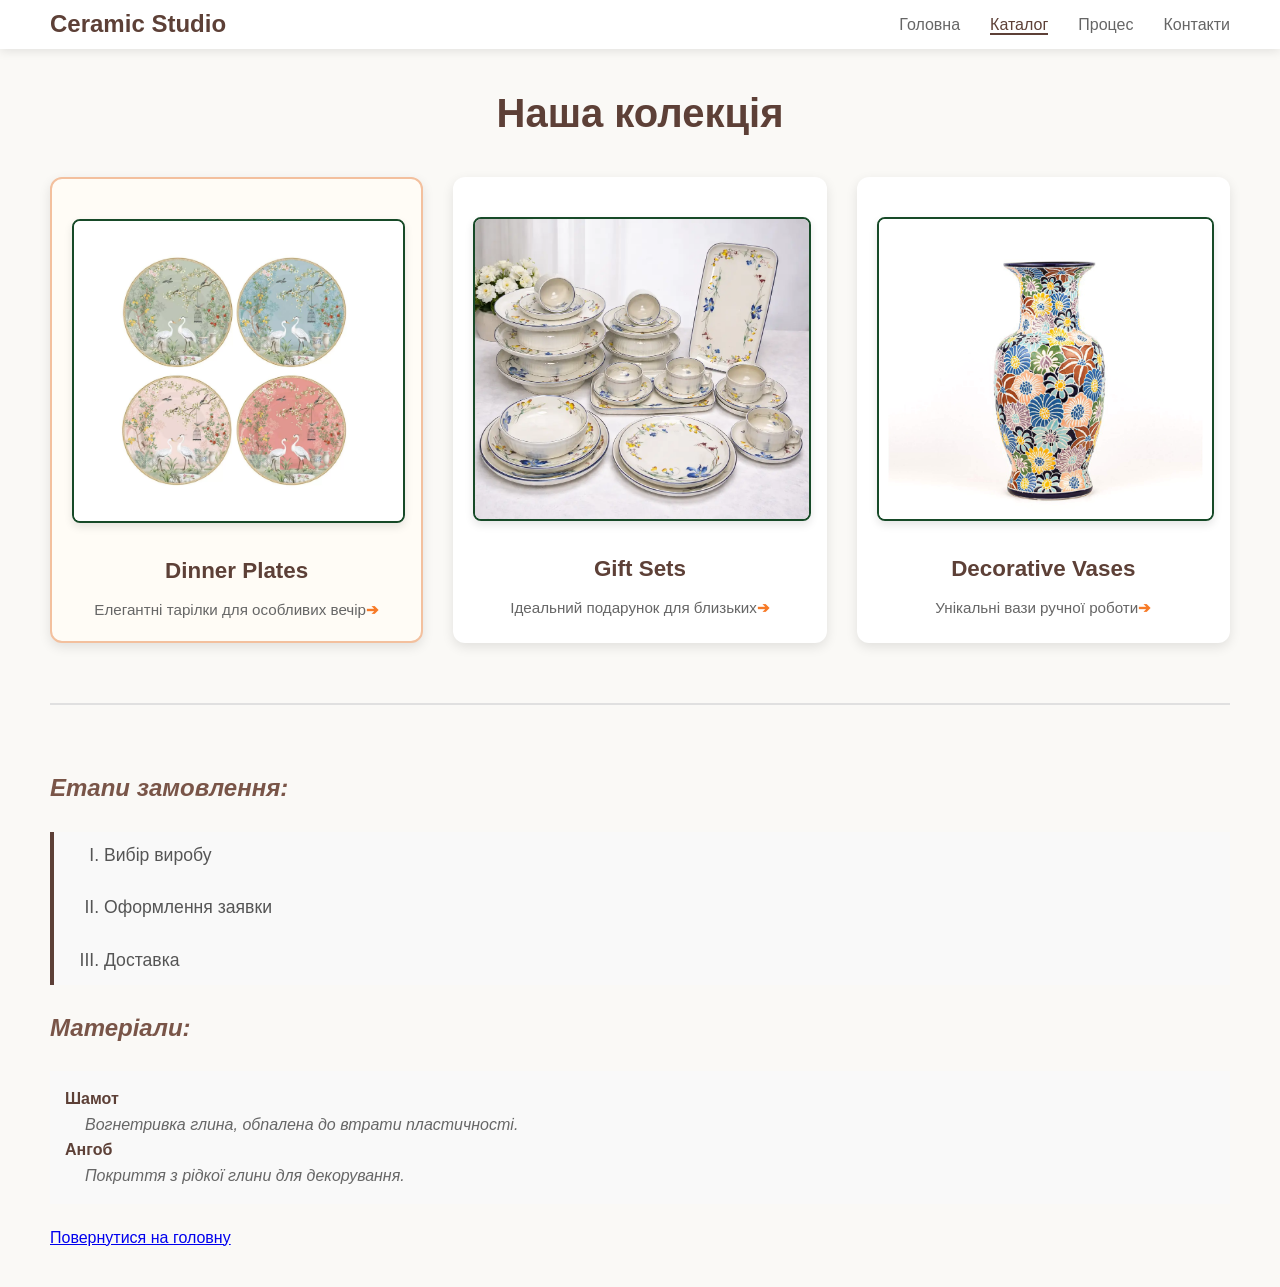
<file: catalog.html>
<!DOCTYPE html>
<html lang="uk">
<head>
    <meta charset="UTF-8">
    <meta name="author" content="Veronika Dunaieva">
    <title>Catalog</title>
    <link rel="stylesheet" href="style.css">
</head>
<body class="catalog-page">
    <header class="main-header">
        <h1 class="logo">Ceramic Studio</h1>
        <nav class="main-nav">
            <ul>
                <li><a href="index.html">Головна</a></li>
                <li><a href="catalog.html" class="active">Каталог</a></li>
                <li><a href="process.html">Процес</a></li>
                <li><a href="contacts.html">Контакти</a></li>
            </ul>
        </nav>
    </header>

    <main>
        <h1>Наша колекція</h1>

        <div class="catalog-grid">
            <div class="catalog-item">
                <img src="plates.jpg" alt="Dinner Plates" width="300" height="300">
                <h3>Dinner Plates</h3>
                <p>Елегантні тарілки для особливих вечір</p>
            </div>

            <div class="catalog-item">
                <img src="gift-set.jpg" alt="Gift Sets" width="300" height="300">
                <h3>Gift Sets</h3>
                <p>Ідеальний подарунок для близьких</p>
            </div>

            <div class="catalog-item">
                <img src="vases.jpg" alt="Decorative Vases" width="300" height="300">
                <h3>Decorative Vases</h3>
                <p>Унікальні вази ручної роботи</p>
            </div>
        </div>
        
        <div class="lists-container">
            <h3>Етапи замовлення:</h3>
            <ol type="I">
                <li>Вибір виробу</li>
                <li>Оформлення заявки</li>
                <li>Доставка</li>
            </ol>

            <h3>Матеріали:</h3>
            <dl>
                <dt>Шамот</dt>
                <dd>Вогнетривка глина, обпалена до втрати пластичності.</dd>
                <dt>Ангоб</dt>
                <dd>Покриття з рідкої глини для декорування.</dd>
            </dl>
        </div>

        <p><a href="index.html">Повернутися на головну</a></p>
    </main>
    <script src="mouse.js"></script>
</body>
</html>
</file>
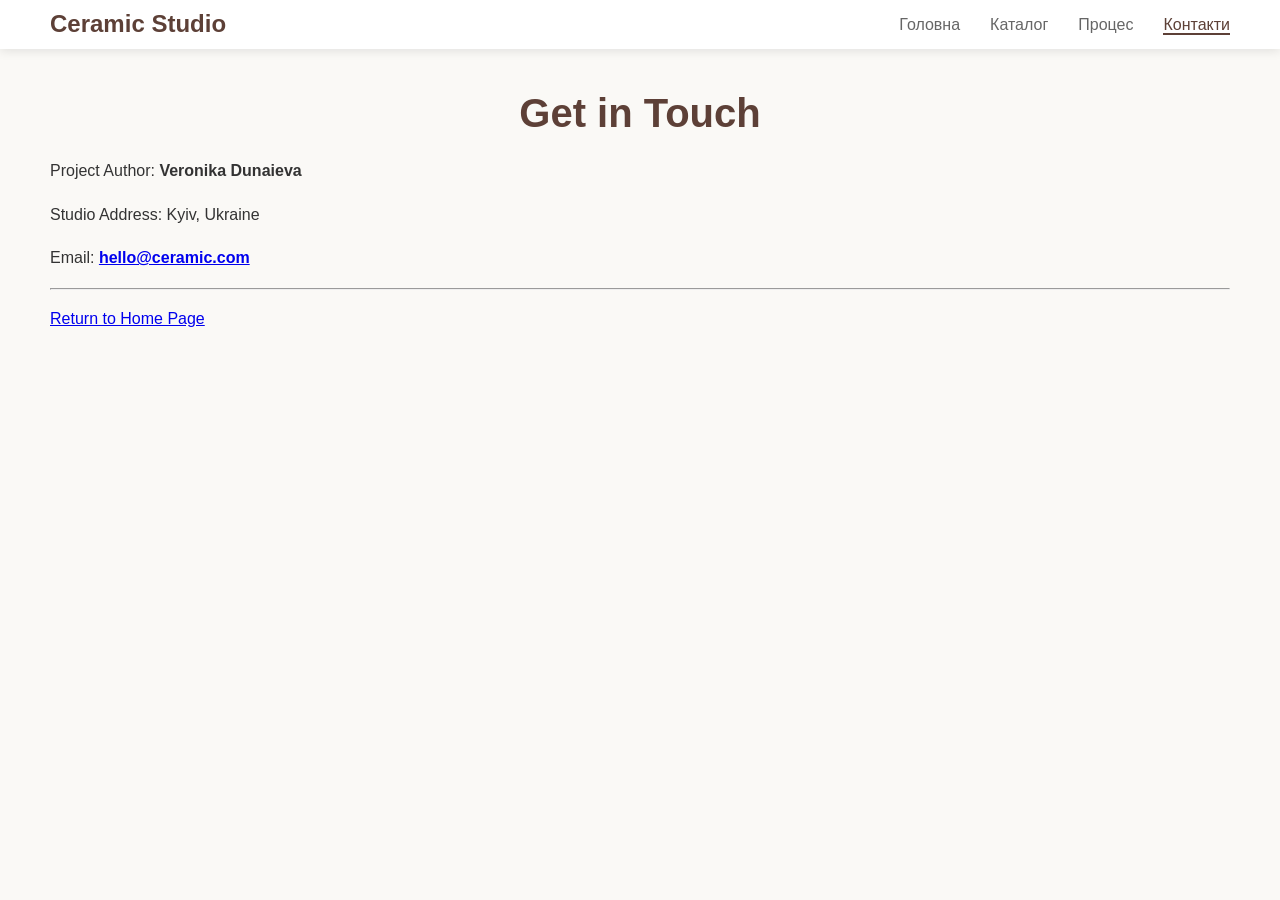
<file: contacts.html>
<!DOCTYPE html>
<html lang="uk">
<head>
    <meta charset="UTF-8">
    <meta name="author" content="Veronika Dunaieva">
    <title>Contacts</title>
    <link rel="stylesheet" href="style.css">
</head>
<body>
    <header class="main-header">
        <h1 class="logo">Ceramic Studio</h1>
        <nav class="main-nav">
            <ul>
                <li><a href="index.html">Головна</a></li>
                <li><a href="catalog.html">Каталог</a></li>
                <li><a href="process.html">Процес</a></li>
                <li><a href="contacts.html" class="active">Контакти</a></li>
            </ul>
        </nav>
    </header>

    <main>
        <h1>Get in Touch</h1>
        <div class="contact-info">
            <p>Project Author: <strong>Veronika Dunaieva</strong></p>
            <p>Studio Address: Kyiv, Ukraine</p>
            <p>Email: <a href="mailto:hello@ceramic.com">hello@ceramic.com</a></p>
        </div>
        <hr>
        <p><a href="index.html">Return to Home Page</a></p>
    </main>
</body>
</html>
</file>
<file: style.css>
body {
    font-family: 'Segoe UI', Tahoma, Geneva, Verdana, sans-serif;
    margin: 0;
    padding: 0;
    line-height: 1.6;
    background-color: #faf9f6;
    color: #333;
}

main {
    padding: 20px 50px;
}

.main-header {
    background-color: #fff;
    display: flex;
    justify-content: space-between;
    align-items: center;
    padding: 10px 50px;
    box-shadow: 0 2px 10px rgba(0,0,0,0.1);

    position: sticky; 
    top: 0;
    z-index: 1000;
}

.logo {
    font-size: 1.5rem;
    color: #5d4037;
    margin: 0;
}

.main-nav ul {
    list-style: none;
    display: flex;
    gap: 30px;
    margin: 0;
    padding: 0;
}

.main-nav a {
    text-decoration: none;
    color: #666;
    font-weight: 500;
    transition: 0.3s;
}

.main-nav a:hover, .main-nav a.active {
    color: #5d4037;
    border-bottom: 2px solid #5d4037;
}

table {
    width: 100%;
    border-collapse: collapse;
    background: #fff;
    margin: 30px auto;
    padding: 10px;
}

th, td {
    border: 1px solid #ddd;
    padding: 12px;
}

thead {
    background-color: #5d4037;
    color: white;
}

.complex-table {
    border: 2px solid #5d4037;
}

.col-name { background-color: #f2f2f2; }

img {
    border-radius: 4px;
    box-shadow: 0 4px 8px rgba(0,0,0,0.1);
    border: 1px solid #ccc;
    
    display: block; 
    margin-left: auto;
    margin-right: auto;
    
    margin-top: 20px;
    margin-bottom: 20px;
}

iframe {
    border: 1px dashed #5d4037;
    border-radius: 8px;
    margin-top: 20px;
}

ul { list-style-type: circle; padding-left: 40px; }
dl dt { font-weight: bold; color: #5d4037; }

dl {
    margin: 20px 0;
    padding: 15px;
    background-color: #f9f9f9;
}

dd {
    margin-left: 20px;
    color: #666;
    font-style: italic;
}

h1 {
    font-size: 2.5rem;
    color: #5d4037;
    font-weight: bold;
    line-height: 1.2;
    text-align: center;
    margin: 20px 0;
}

h2 {
    font-size: 2rem;
    color: #6d4c41;
    font-weight: 600;
    line-height: 1.3;
}

h3 {
    font-size: 1.5rem;
    color: #795548;
    font-style: italic;
}

p {
    margin: 15px 0;
    text-align: justify;
    line-height: 1.8;
}

ol {
    list-style-type: upper-roman;
    padding-left: 50px;
    margin: 20px 0;
    color: #555;
    font-size: 1.1rem;
    line-height: 1.8;
    background-color: #f9f9f9;
    border-left: 4px solid #5d4037;
}

ol li {
    padding: 8px 0;
    margin: 5px 0;
}

#top {
    font-family: 'Georgia', serif;
    font-size: 2rem;
    color: #4a2511;
    letter-spacing: 2px;
}

#special-paragraph {
    color: #fd9c3c;
    font-size: 18px;
    font-weight: bold;
}

.catalog-grid {
    display: grid;
    grid-template-columns: repeat(auto-fit, minmax(280px, 1fr));
    gap: 30px;
    margin: 40px 0;
}

.special-paragraph {
    color: #56fd3c;
    font-size: 18px;
    font-weight: bold;
}

.catalog-item {
    background: #fff;
    border-radius: 12px;
    padding: 20px;
    text-align: center;
    box-shadow: 0 4px 12px rgba(0, 0, 0, 0.1);
    transition: transform 0.3s ease, box-shadow 0.3s ease;
    display: flex;
    flex-direction: column;
    align-items: center;
}

.catalog-item:hover {
    transform: translateY(-8px);
    box-shadow: 0 8px 20px rgba(93, 64, 55, 0.2);
}

.catalog-item img {
    width: 100%;
    height: 300px;
    object-fit: cover;
    border-radius: 8px;
    margin-bottom: 15px;
}

.frame-section {
    clear: both;
    margin-top: 40px;
}

.frame-section h3 {
    text-align: center;
}

.catalog-item h3 {
    color: #5d4037;
    font-size: 1.4rem;
    margin: 15px 0 10px;
    font-style: normal;
    text-align: center;
    width: 100%;
}

.catalog-item p {
    color: #666;
    font-size: 0.95rem;
    line-height: 1.5;
    text-align: center;
    width: 100%;
    margin: 0;
}

.lists-container {
    margin-top: 60px;
    padding-top: 40px;
    border-top: 2px solid #e0e0e0;
}

.catalog-item > img {
    border: 2px solid #eee;
    transition: transform 0.5s;
}

.catalog-item img {
    border: 2px solid #174a28;
    transition: transform 0.5s;
}

.contact-info > p > a {
    font-weight: bold;
}

.hero h2 + p {
    margin-top: 0;
    font-style: italic;
    color: #795548;
}

.highlight-text {
    color: #708cd7;
    font-weight: bold;
}

.floating-vase {
    float: left;
    margin: 0 30px 20px 0;
}

.simple-table a:link {
    color: #795548;
    text-decoration: underline;
    font-weight: bold;
}

.simple-table a:visited {
    color: #1a4a2b;
}

.simple-table a:hover {
    color: #d35400;
    text-decoration: none;
}

.simple-table a:active {
    color: #000000;
}

.catalog-item:first-child {
    border: 2px solid #f3c09e;
    background-color: #fffcf6;
}

h2::before {
    content: "| ";
    color: #da712c;
    font-weight: bold;
}

.catalog-item p::after {
    content: "➔";
    color: #f77a27;
    font-weight: bold;
    display: inline-block;
    transition: transform 0.3s ease;
}

.catalog-item:hover p::after {
    transform: translateX(8px);
}
.btn-studio {
    display: inline-block;
    padding: 12px 24px;
    margin: 5px;
    font-size: 15px;
    font-weight: 600;
    font-family: inherit;
    text-align: center;
    cursor: pointer;
    border-radius: 6px;
    border: 2px solid rgb(179, 87, 17);
    background-color: transparent;
    color: rgb(179, 87, 17);
    transition: all 0.3s ease;
    box-shadow: 0 2px 4px rgba(179, 87, 17, 0.05);
}

.btn-studio:hover { 
    background-color: #fdf5e6; 
    transform: translateY(-2px);
    box-shadow: 0 6px 12px rgba(179, 87, 17, 0.15);
}

.btn-studio:active {
    transform: translateY(0);
}

.btn-main {
    background-color: rgb(179, 87, 17);
    color: white;
    box-shadow: 0 4px 10px rgba(179, 87, 17, 0.25);
}

.btn-main:hover {
    background-color: rgb(150, 70, 10);
    border-color: rgb(150, 70, 10);
    color: white;
}

.queue-item {
    padding: 15px 20px;
    border: 1px solid #eaddd0;
    margin-bottom: 12px;
    border-radius: 8px;
    font-size: 16px;
    transition: all 0.4s ease;
    box-shadow: 0 2px 5px rgba(0,0,0,0.03);
    border-left: 5px solid transparent;
}

.booked { 
    background-color: #fff9f2; 
    border-color: #eaddd0;
    border-left-color: #d96b42;
    color: #5a4a42;
}

.free { 
    background-color: #fafafa;
    border-color: #e0e0e0;
    border-style: dashed;
    border-left-color: #a3c2c2;
    color: #888;
}

.free:hover {
    background-color: #f0f0f0;
}

.discount-label {
    position: fixed;
    right: 0;
    top: 200px;
    width: 40px;
    height: 200px;
    background-color: #6f5a47;
    color: white;
    writing-mode: vertical-rl;
    display: flex;
    align-items: center;
    justify-content: center;
    border-radius: 10px 0 0 10px;
    cursor: grab;
    user-select: none;
    z-index: 9999;
    box-shadow: -2px 4px 10px rgba(0,0,0,0.2);
    font-weight: bold;
    transition: background-color 0.3s;
}

.discount-label:active {
    cursor: grabbing;
    background-color: #684f3a;
}

.discount-text {
    transform: rotate(180deg);
    padding: 10px;
}
</file>
